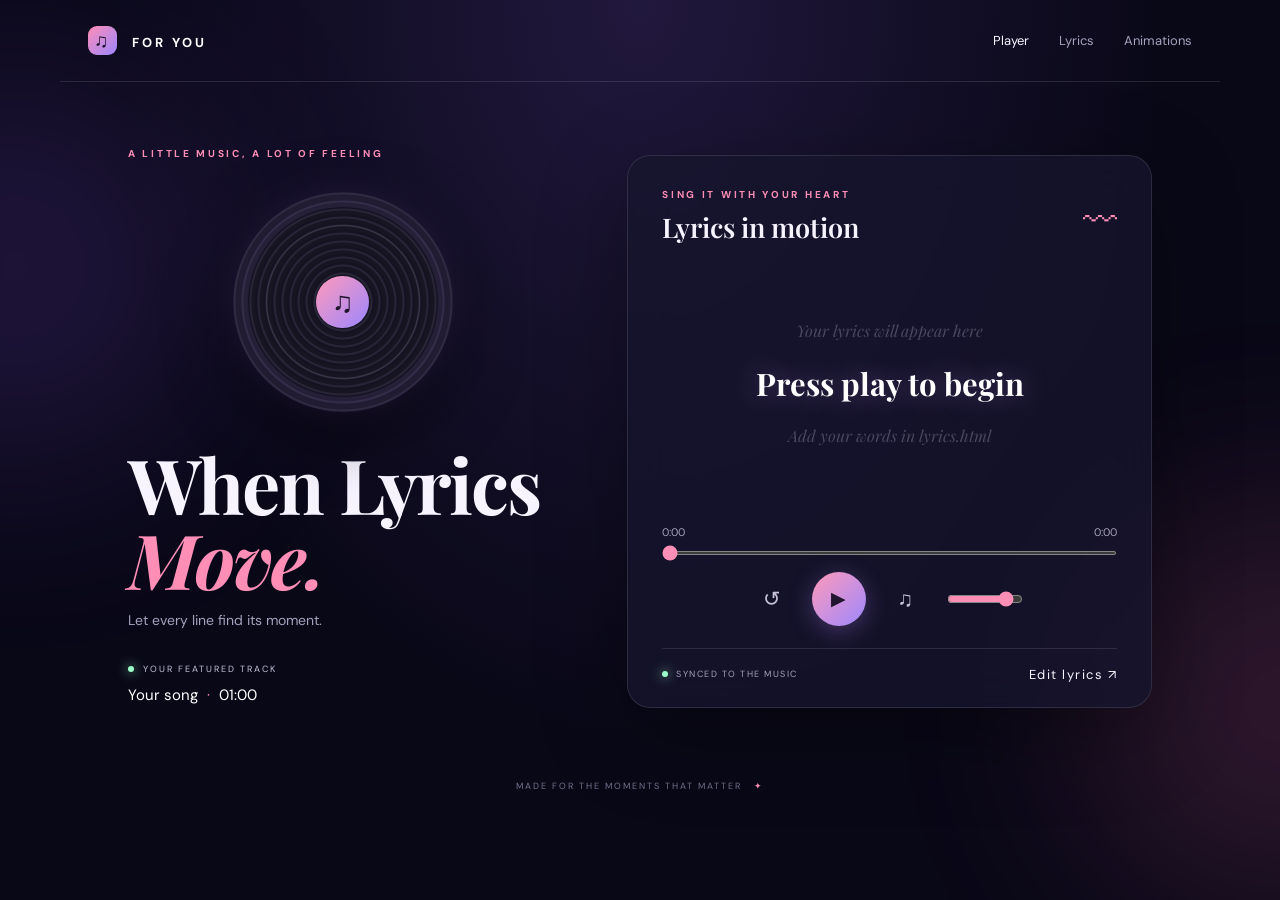
<file: index.html>
<!doctype html>
<html lang="en">
<head>
  <meta charset="utf-8"><meta name="viewport" content="width=device-width, initial-scale=1">
  <meta name="theme-color" content="#090817"><title>For You — Animated Lyrics</title>
  <link rel="stylesheet" href="style.css">
</head>
<body class="home-page">
  <div class="ambient ambient-one"></div><div class="ambient ambient-two"></div>
  <header class="topbar"><a class="brand" href="index.html"><span class="brand-mark">♫</span> FOR YOU</a><nav><a class="active" href="index.html">Player</a><a href="lyrics.html">Lyrics</a><a href="animations.html">Animations</a></nav></header>
  <main class="player-layout">
    <section class="cover-panel">
      <div class="eyebrow">A LITTLE MUSIC, A LOT OF FEELING</div>
      <div class="record-wrap"><div class="record"><div class="record-center">♫</div></div><div class="record-glow"></div></div>
      <h1>When Lyrics<br><span>Move.</span></h1>
      <p class="subcopy">Let every line find its moment.</p>
      <div class="track-meta"><span class="live-dot"></span><span>YOUR FEATURED TRACK</span></div>
      <p class="track-name">Your song <span>·</span> 01:00</p>
    </section>
    <section class="lyrics-panel">
      <div class="panel-heading"><div><div class="eyebrow">SING IT WITH YOUR HEART</div><h2>Lyrics in motion</h2></div><span class="sound-icon">〰</span></div>
      <div class="lyrics-stage" id="lyricsStage" aria-live="polite">
        <p class="lyric-line previous" id="previousLine">Your lyrics will appear here</p>
        <p class="lyric-line current" id="currentLine">Press play to begin</p>
        <p class="lyric-line next" id="nextLine">Add your words in lyrics.html</p>
      </div>
      <div class="controls">
        <div class="time-row"><span id="currentTime">0:00</span><span id="duration">0:00</span></div>
        <input id="seekBar" class="seekbar" type="range" min="0" max="100" value="0" aria-label="Seek song">
        <div class="control-row"><button class="round-button" id="restartBtn" aria-label="Restart">↺</button><button class="play-button" id="playBtn" aria-label="Play">▶</button><button class="round-button" id="muteBtn" aria-label="Mute">♫</button><input id="volumeBar" class="volume" type="range" min="0" max="1" step="0.01" value="0.85" aria-label="Volume"></div>
      </div>
      <div class="panel-footer"><span><i></i> SYNCED TO THE MUSIC</span><a href="lyrics.html">Edit lyrics ↗</a></div>
    </section>
  </main>
  <audio id="audio" preload="metadata"><source src="song/song.mp3" type="audio/mpeg"></audio>
  <footer class="site-footer">MADE FOR THE MOMENTS THAT MATTER <span>✦</span></footer>
  <script src="app.js"></script>
</body></html>
</file>
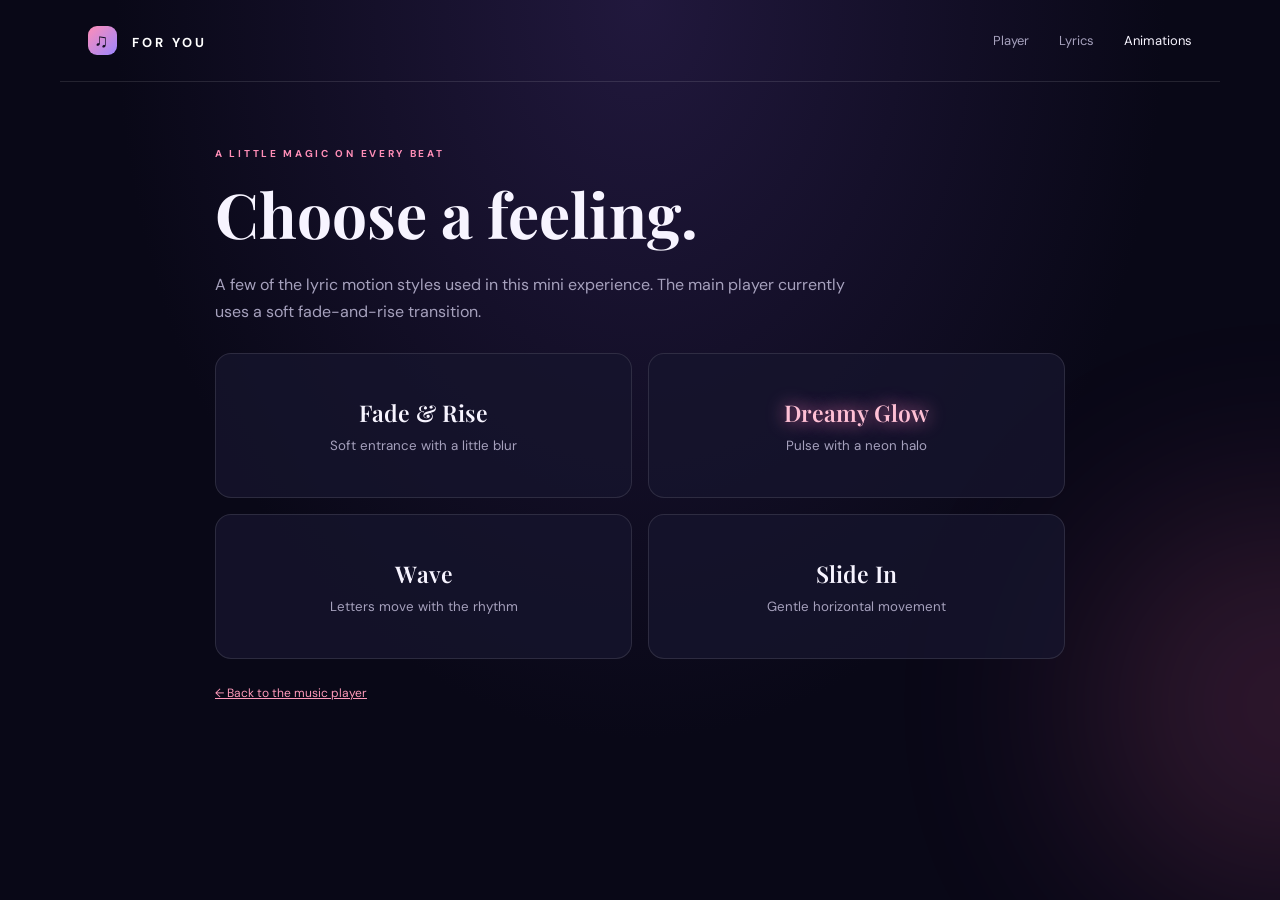
<file: animations.html>
<!doctype html><html lang="en"><head><meta charset="utf-8"><meta name="viewport" content="width=device-width,initial-scale=1"><title>Animations — For You</title><link rel="stylesheet" href="style.css"></head><body><div class="ambient ambient-two"></div><header class="topbar"><a class="brand" href="index.html"><span class="brand-mark">♫</span> FOR YOU</a><nav><a href="index.html">Player</a><a href="lyrics.html">Lyrics</a><a class="active" href="animations.html">Animations</a></nav></header><main class="inner-wrap"><div class="eyebrow">A LITTLE MAGIC ON EVERY BEAT</div><h1 class="page-title">Choose a feeling.</h1><p class="page-intro">A few of the lyric motion styles used in this mini experience. The main player currently uses a soft fade-and-rise transition.</p><div class="animation-grid"><div class="animation-sample"><div><strong class="sample-fade">Fade & Rise</strong><small>Soft entrance with a little blur</small></div></div><div class="animation-sample"><div><strong class="sample-glow">Dreamy Glow</strong><small>Pulse with a neon halo</small></div></div><div class="animation-sample"><div><strong class="sample-wave"><span>W</span><span>a</span><span>v</span><span>e</span></strong><small>Letters move with the rhythm</small></div></div><div class="animation-sample"><div><strong class="sample-slide">Slide In</strong><small>Gentle horizontal movement</small></div></div></div><p class="hint" style="margin-top:25px"><a href="index.html" style="color:#ff9aba">← Back to the music player</a></p></main></body></html>
</file>
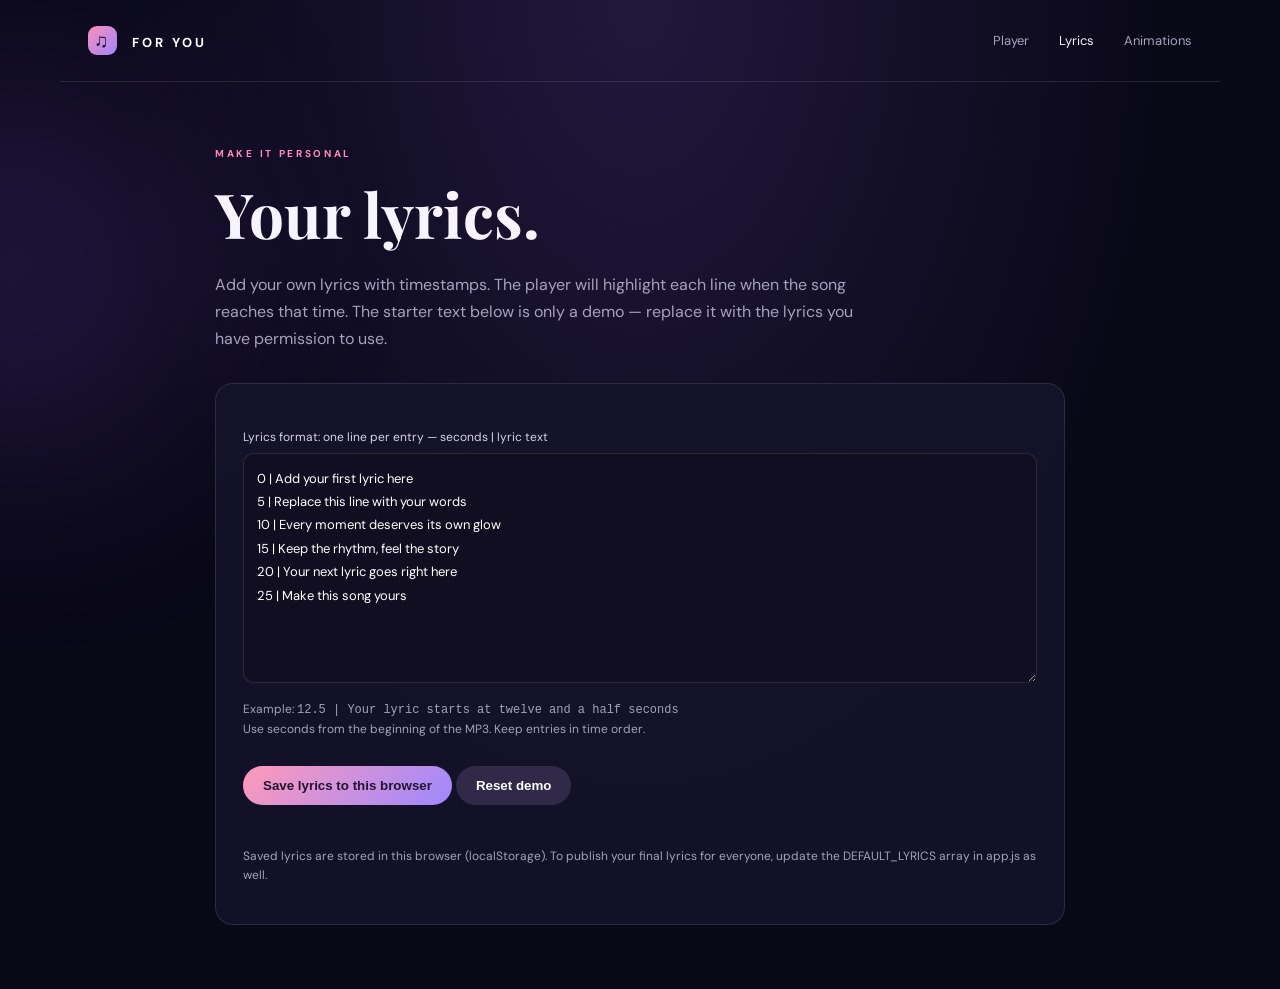
<file: lyrics.html>
<!doctype html><html lang="en"><head><meta charset="utf-8"><meta name="viewport" content="width=device-width,initial-scale=1"><title>Edit Lyrics — For You</title><link rel="stylesheet" href="style.css"></head><body><div class="ambient ambient-one"></div><header class="topbar"><a class="brand" href="index.html"><span class="brand-mark">♫</span> FOR YOU</a><nav><a href="index.html">Player</a><a class="active" href="lyrics.html">Lyrics</a><a href="animations.html">Animations</a></nav></header><main class="inner-wrap"><div class="eyebrow">MAKE IT PERSONAL</div><h1 class="page-title">Your lyrics.</h1><p class="page-intro">Add your own lyrics with timestamps. The player will highlight each line when the song reaches that time. The starter text below is only a demo — replace it with the lyrics you have permission to use.</p><section class="editor-card"><label for="lyricInput">Lyrics format: one line per entry — seconds | lyric text</label><textarea id="lyricInput" spellcheck="false">0 | Add your first lyric here
5 | Replace this line with your words
10 | Every moment deserves its own glow
15 | Keep the rhythm, feel the story
20 | Your next lyric goes right here
25 | Make this song yours</textarea><p class="hint">Example: <code>12.5 | Your lyric starts at twelve and a half seconds</code><br>Use seconds from the beginning of the MP3. Keep entries in time order.</p><button class="action-button" id="saveBtn">Save lyrics to this browser</button> <button class="action-button" id="resetBtn" style="background:#302a48;color:white">Reset demo</button><p class="status" id="status" role="status"></p><p class="hint">Saved lyrics are stored in this browser (localStorage). To publish your final lyrics for everyone, update the DEFAULT_LYRICS array in app.js as well.</p></section></main><script>
const box=document.getElementById('lyricInput'),status=document.getElementById('status');
const demo='0 | Add your first lyric here\n5 | Replace this line with your words\n10 | Every moment deserves its own glow\n15 | Keep the rhythm, feel the story\n20 | Your next lyric goes right here\n25 | Make this song yours';
try{const saved=localStorage.getItem('forYouLyrics');if(saved){box.value=JSON.parse(saved).map(x=>`${x.time} | ${x.text}`).join('\n');}}catch{}
document.getElementById('saveBtn').onclick=()=>{const rows=box.value.split(/\r?\n/).map(s=>s.trim()).filter(Boolean);const parsed=[];for(const row of rows){const m=row.match(/^([0-9]+(?:\.[0-9]+)?)\s*\|\s*(.+)$/);if(!m){status.textContent=`Could not read: “${row}”. Use seconds | lyric text.`;return;}parsed.push({time:Number(m[1]),text:m[2]});}if(!parsed.length){status.textContent='Add at least one lyric line.';return;}parsed.sort((a,b)=>a.time-b.time);localStorage.setItem('forYouLyrics',JSON.stringify(parsed));status.textContent='Saved! Open the Player page in this browser to see your synced lyrics.';};
document.getElementById('resetBtn').onclick=()=>{box.value=demo;localStorage.removeItem('forYouLyrics');status.textContent='Demo lyrics restored.';};
</script></body></html>
</file>
<file: style.css>
@import url('https://fonts.googleapis.com/css2?family=DM+Sans:wght@400;500;600;700&family=Playfair+Display:ital,wght@0,600;0,700;1,600;1,700&display=swap');
:root{--bg:#090817;--panel:rgba(23,21,46,.78);--muted:#a6a1bd;--white:#f7f4ff;--pink:#ff8eb7;--violet:#a995ff;--line:rgba(255,255,255,.11)}*{box-sizing:border-box}body{margin:0;min-height:100vh;background:radial-gradient(ellipse at 50% 0%,#21183d 0%,var(--bg) 58%);color:var(--white);font-family:'DM Sans',sans-serif;overflow-x:hidden}.ambient{position:fixed;width:390px;height:390px;border-radius:50%;filter:blur(110px);opacity:.17;pointer-events:none}.ambient-one{background:#9b5cff;top:8%;left:-180px}.ambient-two{background:#ff6da8;right:-200px;bottom:0}.topbar{height:82px;max-width:1160px;margin:auto;padding:0 28px;display:flex;align-items:center;justify-content:space-between;position:relative;z-index:2;border-bottom:1px solid var(--line)}.brand{text-decoration:none;color:white;font-weight:700;letter-spacing:3px;font-size:13px}.brand-mark{display:inline-grid;place-items:center;width:29px;height:29px;border-radius:9px;background:linear-gradient(135deg,#ff8eb7,#9c86ff);margin-right:9px;font-size:19px;color:#171128}nav{display:flex;gap:30px}nav a,.panel-footer a{color:var(--muted);text-decoration:none;font-size:13px;transition:.2s}nav a:hover,nav a.active, .panel-footer a{color:var(--white)}.player-layout{position:relative;z-index:1;max-width:1080px;margin:65px auto 50px;padding:0 28px;display:grid;grid-template-columns:.9fr 1.1fr;gap:70px;align-items:center}.eyebrow{font-size:10px;letter-spacing:2.7px;color:var(--pink);font-weight:700}.cover-panel h1{font:700 clamp(48px,6vw,76px)/.99 'Playfair Display',serif;letter-spacing:-2px;margin:34px 0 15px}.cover-panel h1 span{font-style:italic;color:var(--pink)}.subcopy{color:var(--muted);font-size:14px}.record-wrap{height:220px;width:220px;position:relative;margin:32px auto 15px}.record{position:absolute;inset:0;border-radius:50%;background:repeating-radial-gradient(circle at center,#171522 0 3px,#292538 4px 5px,#151321 6px 8px);box-shadow:0 20px 65px #0009;animation:spin 9s linear infinite paused}.record:before{content:'';position:absolute;inset:15%;border:1px solid #ffffff16;border-radius:50%}.record-center{position:absolute;inset:38%;border-radius:50%;display:grid;place-items:center;background:linear-gradient(135deg,#ff9aba,#9c86ff);color:#20152f;font-size:29px}.record-glow{position:absolute;inset:15px;border-radius:50%;box-shadow:0 0 45px #b184ff40;pointer-events:none}.playing .record{animation-play-state:running}@keyframes spin{to{transform:rotate(360deg)}}.track-meta{margin-top:34px;display:flex;align-items:center;gap:9px;color:#c7c1da;font-size:9px;letter-spacing:2px}.live-dot,.panel-footer i{width:6px;height:6px;border-radius:50%;background:#9dffca;box-shadow:0 0 12px #9dffca}.track-name{margin:10px 0;color:#fff;font-size:15px}.track-name span{color:var(--pink);padding:0 5px}.lyrics-panel{padding:32px 34px 24px;background:var(--panel);border:1px solid var(--line);border-radius:23px;box-shadow:0 25px 90px #0005;backdrop-filter:blur(20px)}.panel-heading{display:flex;justify-content:space-between;align-items:center}.panel-heading h2{font:600 27px 'Playfair Display',serif;margin:8px 0}.sound-icon{font-size:34px;color:var(--pink)}.lyrics-stage{height:260px;display:flex;flex-direction:column;align-items:center;justify-content:center;gap:22px;text-align:center;overflow:hidden}.lyric-line{margin:0;max-width:100%;transition:all .45s ease}.lyric-line.previous,.lyric-line.next{font:italic 16px 'Playfair Display',serif;color:#77728e;opacity:.55}.lyric-line.current{font:700 clamp(23px,3vw,31px)/1.3 'Playfair Display',serif;color:white;text-shadow:0 0 28px #d9a4ff65;animation:lyricIn .65s both}.lyric-line.current.pop{animation:lyricIn .65s both}@keyframes lyricIn{from{opacity:0;transform:translateY(17px) scale(.96);filter:blur(5px)}to{opacity:1;transform:none;filter:blur(0)}}.controls{padding-top:12px}.time-row{display:flex;justify-content:space-between;color:var(--muted);font-size:11px;font-variant-numeric:tabular-nums}.seekbar,.volume{width:100%;accent-color:var(--pink);cursor:pointer}.seekbar{height:4px;margin:12px 0 17px}.control-row{display:flex;align-items:center;justify-content:center;gap:22px}.round-button,.play-button{border:0;cursor:pointer;color:white;display:grid;place-items:center}.round-button{background:transparent;font-size:21px;width:35px;height:35px;color:#c8c1db}.play-button{width:54px;height:54px;border-radius:50%;background:linear-gradient(135deg,#ff9aba,#9d88ff);color:#21152f;font-size:19px;box-shadow:0 5px 25px #c08cff4c}.volume{width:76px}.panel-footer{display:flex;justify-content:space-between;align-items:center;border-top:1px solid var(--line);margin-top:22px;padding-top:17px;font-size:9px;letter-spacing:1.5px;color:var(--muted)}.panel-footer span{display:flex;align-items:center;gap:8px}.site-footer{text-align:center;padding:15px 20px 30px;color:#77728e;font-size:9px;letter-spacing:2px}.site-footer span{color:var(--pink);margin-left:8px}
/* Inner pages */
.inner-wrap{position:relative;z-index:1;max-width:900px;margin:65px auto;padding:0 25px}.page-title{font:700 clamp(40px,6vw,62px) 'Playfair Display',serif;margin:12px 0}.page-intro{color:var(--muted);line-height:1.7;max-width:650px}.editor-card,.demo-card{margin-top:30px;padding:27px;border:1px solid var(--line);border-radius:18px;background:var(--panel)}label{display:block;color:#d8d2e8;font-size:12px;margin:18px 0 8px}textarea,input[type=text]{width:100%;background:#100e20;border:1px solid var(--line);border-radius:10px;color:white;padding:13px;font:13px 'DM Sans',sans-serif}textarea{min-height:230px;resize:vertical;line-height:1.8}.hint{color:var(--muted);font-size:12px;line-height:1.6}.action-button{border:0;border-radius:999px;background:linear-gradient(135deg,#ff9aba,#9d88ff);color:#21152f;font-weight:700;padding:12px 20px;cursor:pointer;margin-top:15px}.status{color:#9dffca;font-size:12px;min-height:18px}.animation-grid{display:grid;grid-template-columns:repeat(2,1fr);gap:16px;margin-top:28px}.animation-sample{min-height:145px;display:grid;place-items:center;text-align:center;border:1px solid var(--line);border-radius:16px;background:var(--panel);padding:18px}.animation-sample strong{font:600 23px 'Playfair Display',serif}.animation-sample small{display:block;color:var(--muted);margin-top:9px}.sample-fade{animation:lyricIn 2s infinite alternate}.sample-glow{color:#ffc0d5;text-shadow:0 0 18px #ff7cb7;animation:pulse 1.5s infinite alternate}@keyframes pulse{to{transform:scale(1.08);text-shadow:0 0 35px #ff7cb7}}.sample-wave span{display:inline-block;animation:wave 1s infinite alternate}.sample-wave span:nth-child(2){animation-delay:.15s}.sample-wave span:nth-child(3){animation-delay:.3s}@keyframes wave{to{transform:translateY(-9px);color:var(--pink)}}.sample-slide{animation:slideDemo 2s infinite alternate}@keyframes slideDemo{from{transform:translateX(-15px);opacity:.5}to{transform:translateX(15px);opacity:1}}@media(max-width:760px){.topbar{height:70px;padding:0 18px}nav{gap:15px}nav a{font-size:11px}.player-layout{grid-template-columns:1fr;gap:35px;margin:38px auto}.cover-panel{text-align:center}.record-wrap{height:165px;width:165px;margin:24px auto 10px}.cover-panel h1{font-size:54px;margin-top:22px}.track-meta{justify-content:center;margin-top:22px}.lyrics-panel{padding:25px 20px}.lyrics-stage{height:225px}.animation-grid{grid-template-columns:1fr}.inner-wrap{margin:40px auto}}
</file>
